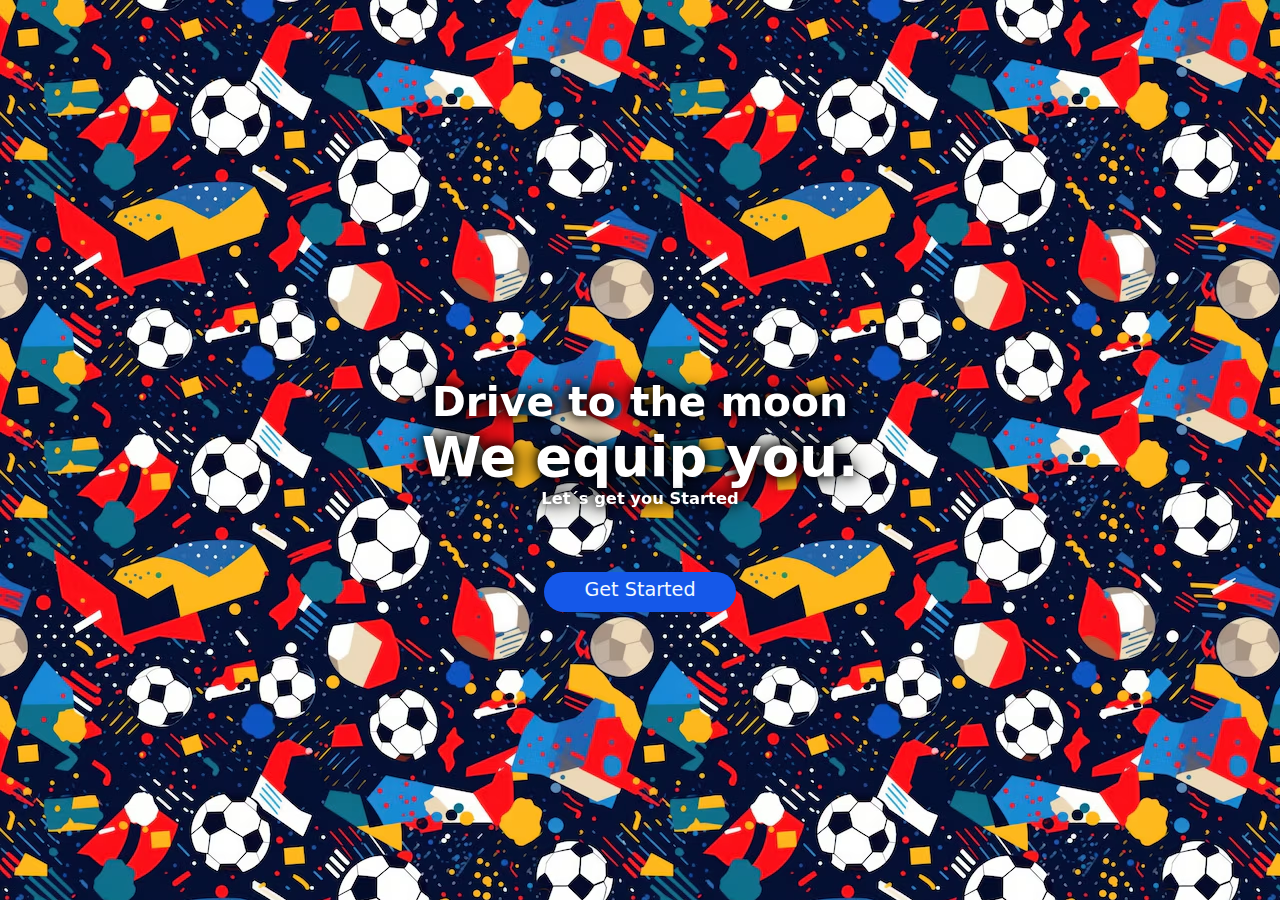
<file: index.html>
<!DOCTYPE html>
<html lang="es">

<head>
    <meta charset="UTF-8">
    <meta name="viewport" content="width=device-width, initial-scale=1.0">
    <link rel="stylesheet" href="./css/styles.css">
    <title>Ardiddas</title>
</head>

<body> 
    <main>
        <section class="parteArriba">
            <div class="frase">
                <h2>
                    Drive to the moon
                    </h2>
                <h1>We equip you.</h1>
                <h5> Let´s get you Started</h5>
            </div>
        </section>
        <section class="parteAbajo">
            <a href="./views/login.html" class="botonIniciar"> Get Started </a>
        </section>
    </main>
</body>

</html>
</file>
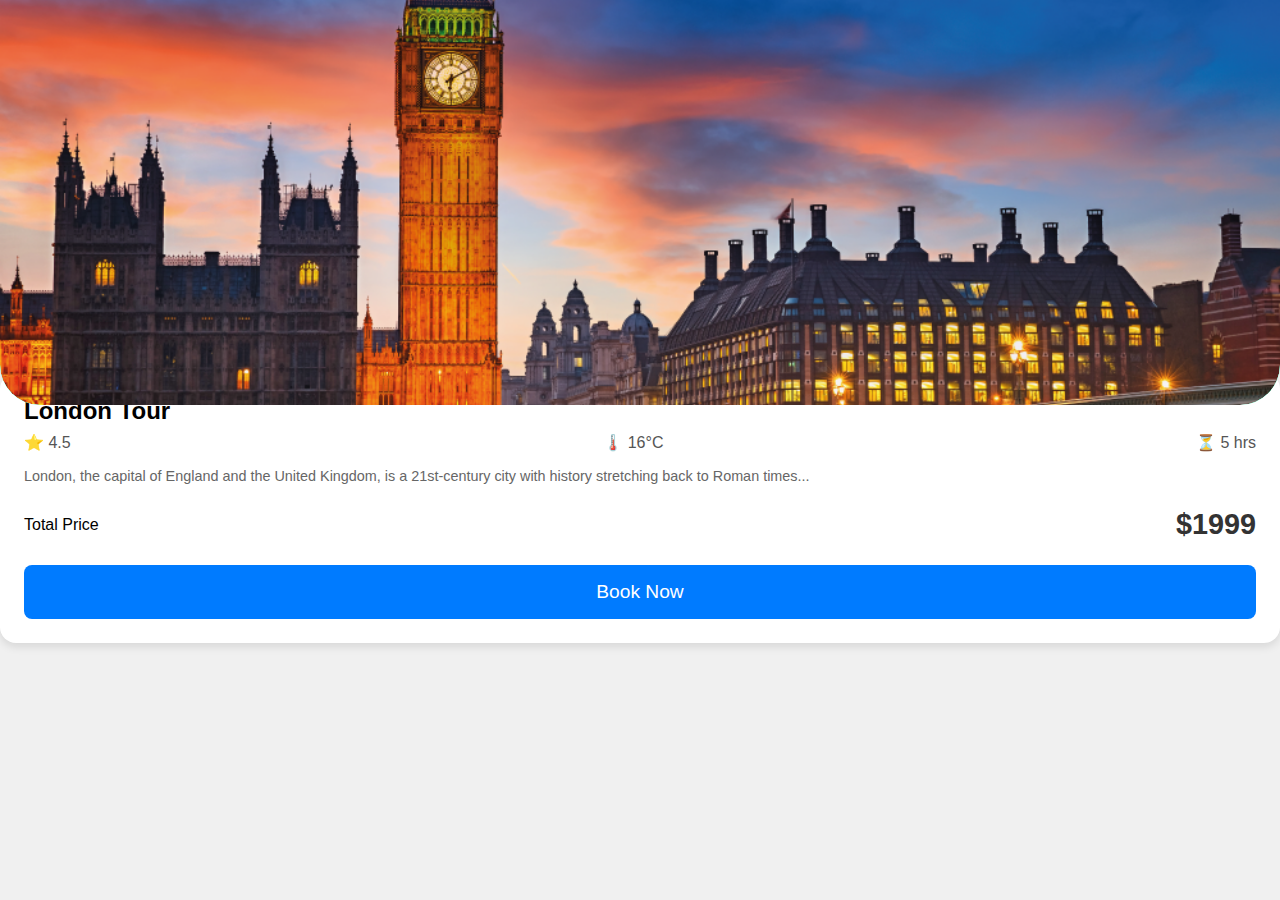
<file: views/infoLugar.html>
<!DOCTYPE html>
<html lang="es">
<head>
    <meta charset="UTF-8">
    <meta name="viewport" content="width=device-width, initial-scale=1.0">
    <link rel="stylesheet" href="../css/infoLugar.css">
    <link rel="stylesheet" href="../css/fawesome-all.css">
    <link rel="stylesheet" href="https://fonts.googleapis.com/css2?family=Material+Symbols+Outlined:opsz,wght,FILL,GRAD@24,400,0,0" />
    <title>Información</title>
</head>
<body>
    <header>
        <div class="botonAtras">
            <i class="fa-thin fa-circle-arrow-left"></i>
        </div>
        <div class="contenedorFavs">
            <article class="botonFavoritos"><i class="fa-solid fa-heart"></i></article>
        </div>
        <div class="imagen-header">
            <img src="../img/lugares/londres.jpg" alt="Imagen Tour Londres">
        </div>
    </header>

    <section class="contenido">
        <h2>London Tour</h2>
        <div class="rating">
            <span>⭐ 4.5</span>
            <span>🌡️ 16°C</span>
            <span>⏳ 5 hrs</span>
        </div>
        <p class="descripcion">
            London, the capital of England and the United Kingdom, is a 21st-century city with history stretching back to Roman times...
        </p>
        <div class="precio">
            <span>Total Price</span>
            <h3>$1999</h3>
        </div>
        <button class="boton-comprar">Book Now</button>
    </section>
</body>
</html>
</file>
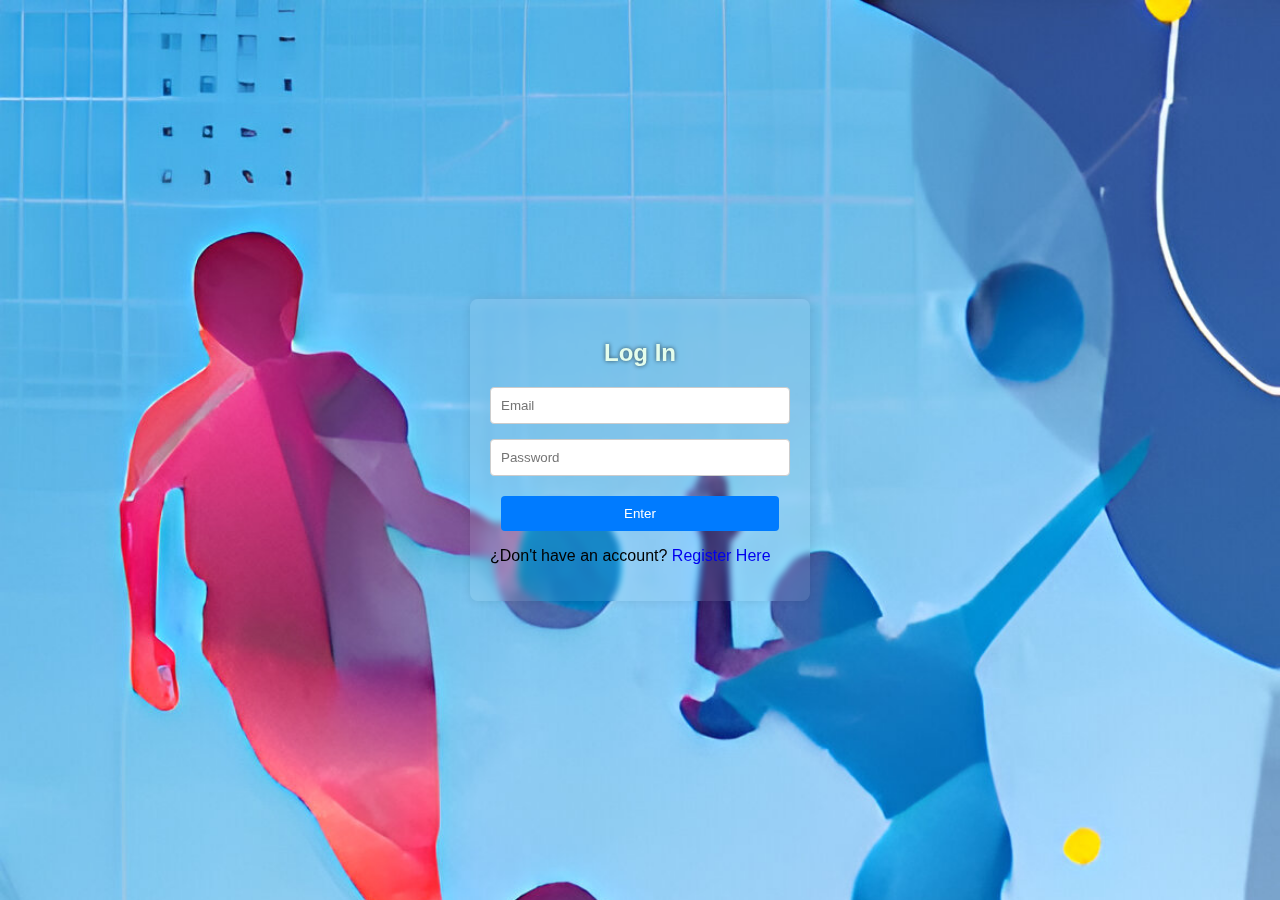
<file: views/login.html>
<!DOCTYPE html>
<html lang="es">
<head>
    <meta charset="UTF-8">
    <meta name="viewport" content="width=device-width, initial-scale=1.0">
    <title>Ardiddas</title>
    <link rel="stylesheet" href="../css/login.css">
</head>
<body>
    <div class="login-container">
        <h2> Log In</h2>
        <form id="loginForm">
            <div class="form-group">
                
                <input type="text" id="username" name="username" placeholder="Email" required>
            </div>
            <div class="form-group">
                
                <input type="password" id="password" name="password" placeholder="Password" required>
            </div>
            <button type="submit">Enter</button>
        </form>
        <p>
            ¿Don't have an account? <a href="register.html">Register Here</a></p>
    </div>
    <script src="../js/login.js"></script> 
</body>
</html>
</file>
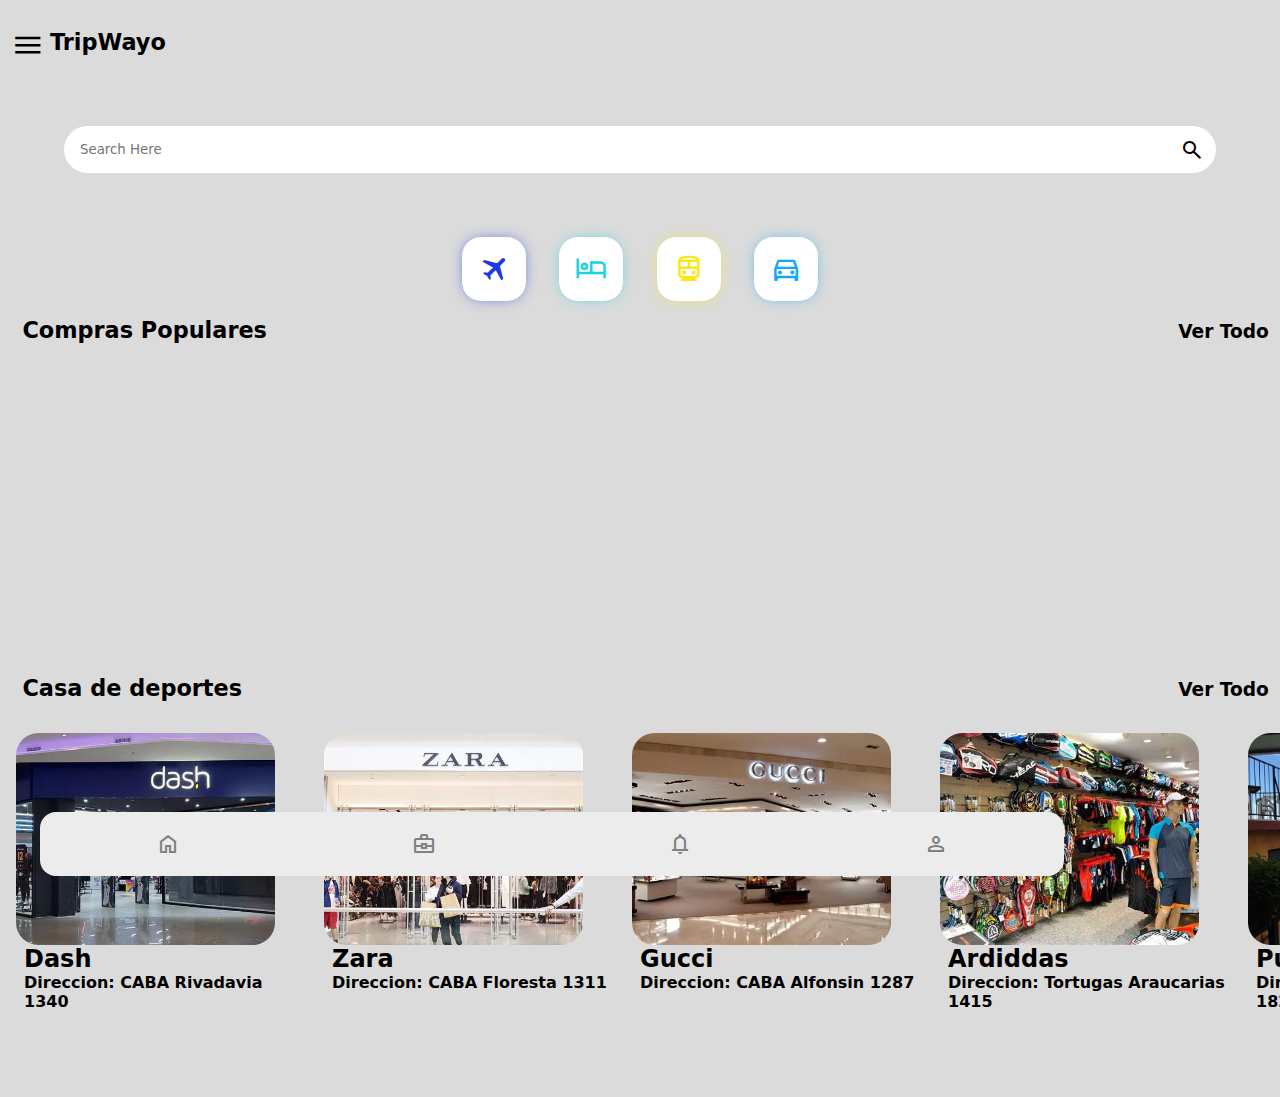
<file: views/paginaPrincipal.html>
<!DOCTYPE html>
<html lang="es">

<head>
    <meta charset="UTF-8">
    <meta name="viewport" content="width=device-width, initial-scale=1.0">
    <link rel="stylesheet" href="https://fonts.googleapis.com/css2?family=Material+Symbols+Outlined:opsz,wght,FILL,GRAD@24,400,0,0" />
    <link rel="stylesheet" href="../css/paginaPrincipal.css">
    <title>Ardiddas</title>
</head>

<body>
    <section class="partePrincipal">
        <div class="titulo">
            <span class="material-symbols-outlined marcar iconoSetting">menu</span> TripWayo
        </div>
        <div class="buscador">
            <input type="text" class="inputBuscar" id="searchInput" placeholder="Search Here">
            <span class="material-symbols-outlined iconoBuscar">search</span>
        </div>
        <div class="contenedorIconos">
            <article class="sombreado1"><span class="material-symbols-outlined color1">travel</span></article>
            <article class="sombreado2"><span class="material-symbols-outlined color2">hotel</span></article>
            <article class="sombreado3"><span class="material-symbols-outlined color3">directions_subway</span></article>
            <article class="sombreado4"><span class="material-symbols-outlined color4">directions_car</span></article>
        </div>

        <main class="contenedorCards" id="contenedorCards">
            <div class="tituloCards"> Compras Populares <h5>Ver Todo</h5></div>
            <div class="cards" id="cards"></div>

            <div class="contenedorCards">
                <div class="tituloCards"> Casa de deportes  <h5>Ver Todo</h5></div>
                <div class="cards" id="hoteles" style="margin-bottom: 2em;"></div>
            </div>
        </main>
    </section>

    <nav class="navIcons">
        <a href="../views/paginaPrincipal.html" class="iconosNav material-symbols-outlined">home</a>
        <a href="../views/negocios.html" class="iconosNav material-symbols-outlined">business_center</a>
        <a href="../views/notificaciones.html" class="iconosNav material-symbols-outlined">notifications</a>
        <a href="../views/perfil.html" class="iconosNav material-symbols-outlined">person</a>
    </nav>
    <script src="../js/leerLugares.js"></script>
    <script src="../js/leerHoteles.js"></script>
</body>

</html>
</file>
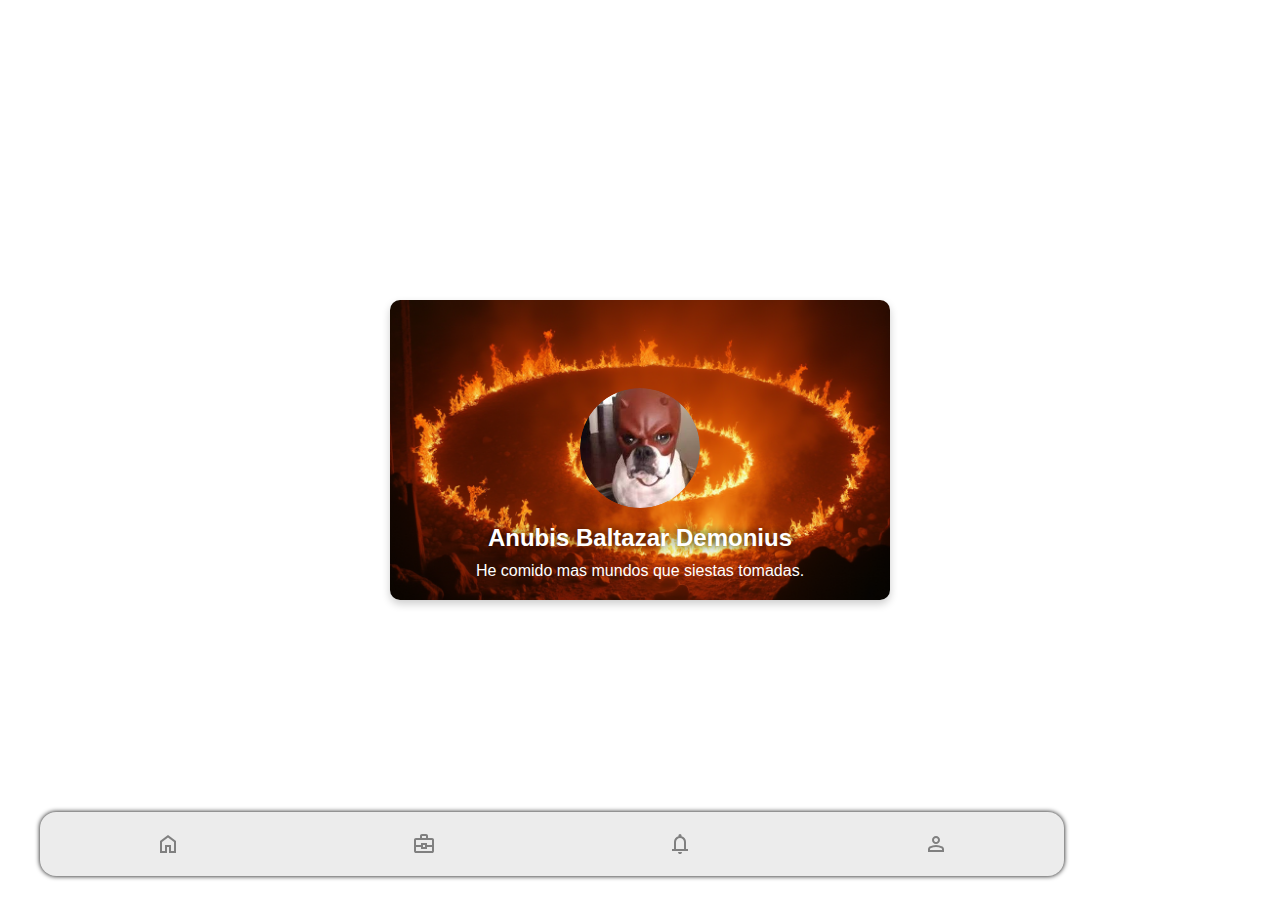
<file: views/perfil.html>
<!DOCTYPE html>
<html lang="es">
<head>
    <meta charset="UTF-8">
    <meta name="viewport" content="width=device-width, initial-scale=1.0">
    <title>Perfil de Usuario</title>
    <link rel="stylesheet" href="https://fonts.googleapis.com/css2?family=Material+Symbols+Outlined:opsz,wght,FILL,GRAD@24,400,0,0" />
    <link rel="stylesheet" href="../css/perfil.css">
</head>
<body>
    <div class="profile-container">
        <div class="background">
            <div class="profile-content">
                <div class="profile-picture">
                    <img src="../img/facha.jpg" alt="Foto de Perfil"> 
                </div>
                <div class="profile-info">
                    <h1>Anubis Baltazar Demonius</h1>
                    <p>He comido mas mundos que siestas tomadas.</p>
                </div>
            </div>
        </div>
    </div>
    <nav class="navIcons">
        <a href="../views/paginaPrincipal.html" class="iconosNav material-symbols-outlined">home</a>
        <a href="../views/negocios.html" class="iconosNav material-symbols-outlined">business_center</a>
        <a href="../views/notificaciones.html" class="iconosNav material-symbols-outlined">notifications</a>
        <a href="../views/perfil.html" class="iconosNav material-symbols-outlined">person</a>
    </nav>
</body>
</html>
</file>
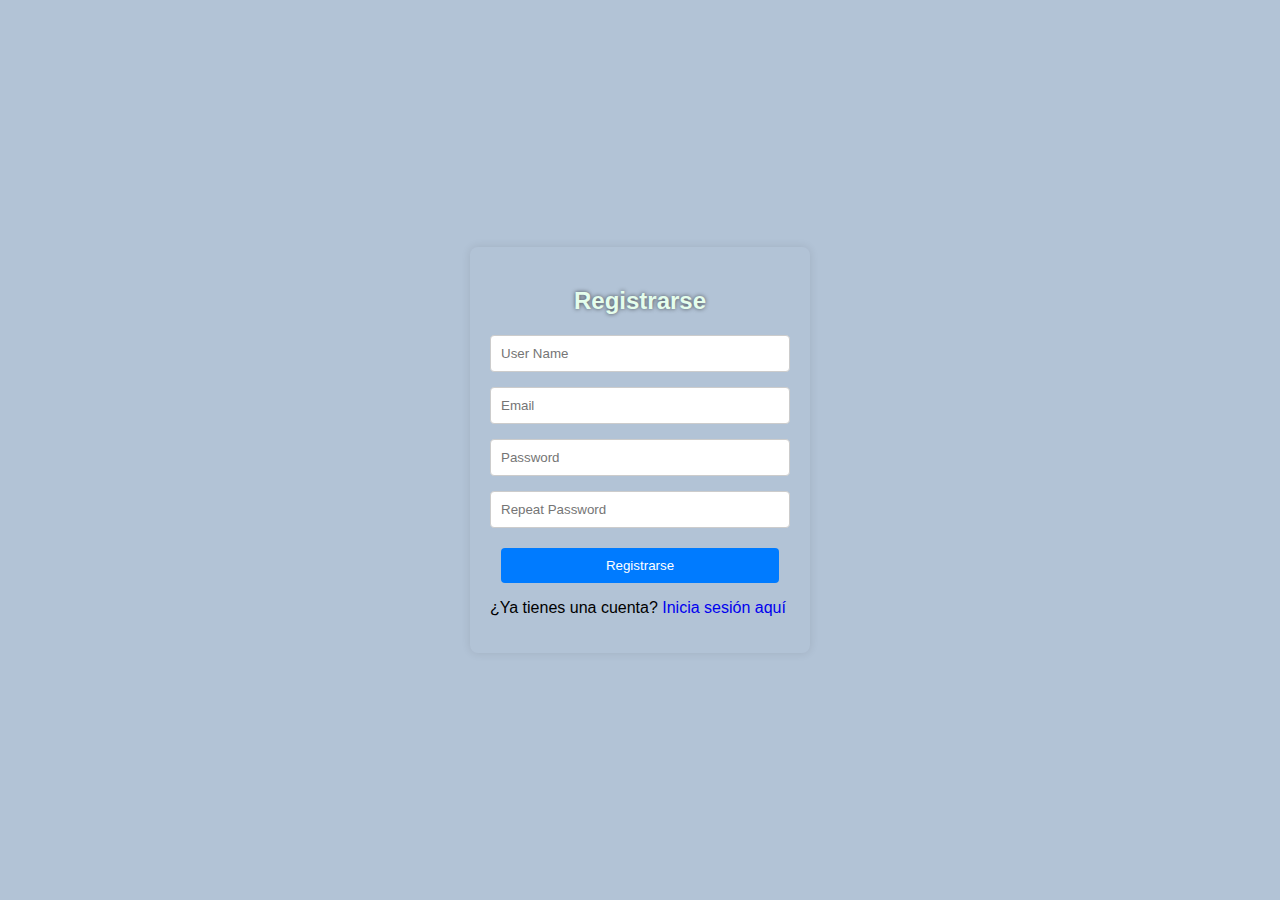
<file: views/register.html>
<!DOCTYPE html>
<html lang="es">
<head>
    <meta charset="UTF-8">
    <meta name="viewport" content="width=device-width, initial-scale=1.0">
    <title>Formulario de Registro</title>
    <link rel="stylesheet" href="../css/register.css">
</head>
<body>
    <div class="register-container">
        <h2>Registrarse</h2>
        <form action="/register" method="post">
            <div class="form-group">
                
                <input type="text" id="username" name="username" placeholder="User Name" required>
            </div>
            <div class="form-group">
                
                <input type="email" id="email" name="email" placeholder="Email" required>
            </div>
            <div class="form-group">
                
                <input type="password" id="password" name="password" placeholder="Password" required>
            </div>
            <div class="form-group">
                
                <input type="password" id="confirm-password" name="confirm-password" placeholder="Repeat Password">
            </div>
            <button type="submit">Registrarse</button>
        </form>
        <p>¿Ya tienes una cuenta? <a href="login.html">Inicia sesión aquí</a></p>
    </div>
</body>
</html>
</file>
<file: css/styles.css>
* {
    padding: 0;
    margin: 0;
    box-sizing: border-box;
    font-family: system-ui, -apple-system, BlinkMacSystemFont, 'Segoe UI', Roboto, Oxygen, Ubuntu, Cantarell, 'Open Sans', 'Helvetica Neue', sans-serif
}
html{
    font-size: 16px;
}
body {
    width: 100%;
    height: 100%;
    font-size: 16px;
    
}
a{
    text-decoration: none;
    color: aliceblue;
}
img{
    height: 100%;
    width: 100%;
   
   
}



main {
    background-image: url(../img/fondo_deporte.jpg);
    width: 100%;
    height: 100vh;
    object-fit: cover;
    object-position: center;
    

    section.parteArriba {
        height: 60%;
        width: 100%;
        
        display: flex;
        align-items: center;
        justify-content: end;
        flex-direction: column;
        padding-bottom: 2em;
        

        .frase {
            text-align: center;
            color: white;
            font-size: 1.7em;
            text-shadow: 0 0 10px black;
            filter: drop-shadow(0 0 10px black);
            h5{
                font-size: 0.6em;
            }
        }

    }

    section.parteAbajo {
        height: 40%;
        width: 100%;
        display: flex;
        flex-direction: column;
        color: white;
        align-items: center;
        padding-top: 2rem;
        
        .botonIniciar{
            font-size: 1.2em;
            width: 12rem;
            height: 2.5rem;
            display: flex;
            padding-top: 0.4rem;
            align-items: center;
            flex-direction: column;
            background-color: rgb(21, 88, 233);
            border-radius: 50px 50px 50px 50px;
            cursor: pointer;
        }
        .botonIniciar:hover{
            background-color: rgb(41, 96, 248);
        }
    }
}
</file>
<file: css/infoLugar.css>
* {
    padding: 0;
    margin: 0;
    box-sizing: border-box;
    font-family: 'Segoe UI', Roboto, Oxygen, Ubuntu, 'Open Sans', sans-serif;
}

body {
    width: 100%;
    height: 100vh;
    background-color: #f0f0f0;
}

header {
    width: 100%;
    height: 45vh; /* Ajusta la altura según tus necesidades */
    background-color: aquamarine;
    border-radius: 0 0 2.5rem 2.5rem;
    position: relative;
    overflow: hidden;
}

.imagen-header {
    width: 100%;
    height: 100%; /* Ocupa todo el espacio disponible */
    position: relative;
    border-radius: 0 0 2.5rem 2.5rem;
    overflow: hidden; /* Asegura que los bordes redondeados corten la imagen */
}

.imagen-header img {
    width: 100%;
    height: 100%;
    object-fit: cover; /* Mantiene la proporción de la imagen y la ajusta al contenedor */
    border-radius: 0 0 2.5rem 2.5rem;
}

.botonAtras {
    position: absolute;
    top: 1rem;
    left: 1rem;
    width: 3rem;
    height: 3rem;
    display: flex;
    justify-content: center;
    align-items: center;
    font-size: 1.6em;
    border-radius: 50%;
    background-color: rgba(255, 255, 255, 0.7);
    color: black;
}

.contenedorFavs {
    position: absolute;
    width: 4rem;
    height: 4rem;
    background-color: white;
    display: flex;
    justify-content: center;
    align-items: center;
    border-radius: 50%;
    bottom: -1.4rem;
    right: 2rem;
    box-shadow: 0 53px 188px 33px rgba(0, 0, 0, 0.1);
}

.botonFavoritos {
    color: grey;
    font-size: 2em;
}

.colorFavs {
    color: red;
}

section.contenido {
    padding: 1.5rem;
    background-color: white;
    margin-top: -2rem;
    border-radius: 1rem;
    box-shadow: 0 4px 8px rgba(0, 0, 0, 0.1);
}

h2 {
    font-size: 1.5rem;
    margin-bottom: 0.5rem;
}

.rating {
    display: flex;
    justify-content: space-between;
    font-size: 1rem;
    color: #555;
    margin-bottom: 1rem;
}

.descripcion {
    font-size: 0.9rem;
    color: #666;
    margin-bottom: 1.5rem;
}

.precio {
    display: flex;
    justify-content: space-between;
    align-items: center;
    margin-bottom: 1.5rem;
}

.precio h3 {
    color: #333;
    font-size: 1.8rem;
}

.boton-comprar {
    width: 100%;
    padding: 1rem;
    background-color: #007bff;
    color: white;
    border: none;
    border-radius: 0.5rem;
    font-size: 1.2rem;
    cursor: pointer;
    transition: background-color 0.3s ease;
}

.boton-comprar:hover {
    background-color: #0056b3;
}
</file>
<file: css/login.css>
body {
    font-family: Arial, sans-serif;
    display: flex;
    flex-direction: column;
    justify-content: center;
    align-items: center;
    height: 100vh;
    margin: 0;
    background-image: url(../img/fondo_login_deporte.jpeg);
    background-repeat: no-repeat;
    background-size: cover;

}
img {
    height: 100%;
    width: 100%;
    object-fit: cover;
    object-position: center;
    border-radius: 1.4rem;
}
.login-container {
   
padding: 20px;
   
border-radius: 8px;
   
box-shadow: 0 0 10px rgba(0, 0, 0, 0.1);
   
width: 300px;
   
backdrop-filter: blur(3px);
   
background-color: rgb(255 255 255 / 9%);
}

h2 {
    margin-bottom: 20px;
    text-align: center;
    color: #e4fdec;
    text-shadow: 0 0 4px #000000a1;
}

.form-group {
    margin-bottom: 15px;
}

label {
    display: block;
    margin-bottom: 5px;
}

input[type="text"], input[type="password"] {
    width: calc(100% - 22px); 
    padding: 10px;
    border: 1px solid #ccc;
    border-radius: 4px;
    display: block; 
    margin: 0 auto; 
}

button {
    width: calc(100% - 22px);
    padding: 10px;
    background-color: #007bff;
    color: #fff;
    border: none;
    border-radius: 4px;
    cursor: pointer;
    display: block; 
    margin: 20px auto 0; 
}

button:hover {
    background-color: #0056b3;
}
a{
    text-decoration: none;
    cursor: pointer;
}
</file>
<file: css/paginaPrincipal.css>
* {
    padding: 0;
    margin: 0;
    box-sizing: border-box;
    font-family: system-ui, -apple-system, BlinkMacSystemFont, 'Segoe UI', Roboto, Oxygen, Ubuntu, Cantarell, 'Open Sans', 'Helvetica Neue', sans-serif;
}

body {
    width: 100%;
    height: 100vh;
    background-color: rgb(219, 219, 219);
    display: flex;
    flex-direction: column;
    position: relative;
}

.marcar {
    cursor: pointer;
}

a{
    text-decoration: none;
}
img {
    height: 100%;
    width: 100%;
    object-fit: cover;
    object-position: center;
    border-radius: 1.4rem;
}

.iconoSetting {
    font-size: 1.5em;
}

section.partePrincipal {


    width: 100%;
    height: 100%;
    display: flex;
    flex-direction: column;

    .titulo {
        padding-top: 1.8rem;
        display: flex;
        gap: 0.3rem;
        margin-left: 0.7rem;
        font-size: 1.4em;
        font-weight: 700;
    }

    .buscador {
        justify-content: space-between;
        margin: 5%;
        height: 3rem;
        display: flex;

        .inputBuscar {
            padding: 1rem;
            border-radius: 2.5rem 0 0 2.5rem;
            border: none;

            width: calc(100% - 3rem);
            outline: none;
        }

        .iconoBuscar {
            border-radius: 0 2.5rem 2.5rem 0;
            display: grid;
            place-items: center;
            width: 3rem;
            background-color: white;
            cursor: pointer;
        }
    }

    .contenedorIconos {

        display: flex;
        flex-direction: row;
        justify-content: center;
        gap: 2.1rem;
        padding-bottom: 1rem;

        article {
            width: 4rem;
            height: 4rem;
            background-color: white;
            display: flex;
            justify-content: center;
            align-items: center;
            border-radius: 1.2rem;
            cursor: pointer;



        }

    }

    .contenedorCards {
        width: 100%;
      
        
    
        

        .tituloCards {
            display: flex;
            justify-content: space-between;
            margin-left: 1.4rem;
            font-size: 1.4em;
            font-weight: 700;
            padding-bottom: 2rem;

            h5 {
                padding-top: 0.2rem;
                margin-right: 0.7rem;
                cursor: pointer;
            }
        }

        .cards {
            display: flex;
            overflow-x: scroll;
            scrollbar-width: none;
            width: 100%;
            height: 300px;
            gap: 20px;
            /* padding: 1rem; */
            .card:first-child{
                margin-left: 1em;
            }
            .card:last-child{
                margin-right: 1em;
            }
            .card {

                width: 40%;
                height: 88%;
                flex: 0 0 18rem;

                .fotoCard {
                    width: 90%;
                    height: 80%;

                    border-radius: 2rem;
                }

                .descCard {
                    width: 100%;
                    height: 20%;

                    display: flex;
                    flex-direction: column;
                    padding-left: 0.5rem;
                }
            }
        }
    }
}

nav {
    
    width: 80%;
    height: 4rem;
    background-color: rgb(236, 236, 236);
    display: flex;
    position: fixed;
    align-items: center;
    left: 2.5rem;
    bottom: 1.5rem;
    justify-content: space-around;
    border-radius: 1rem;

    .iconosNav {
        background-color: rgb(236, 236, 236);
        color: grey;
        width: 3rem;
        height: 3rem;
        display: flex;
        justify-content: center;
        align-items: center;



    }
}

a{
    text-decoration: none;
}
.color1 {
    color: var(--color-icono1);
    font-size: 2em;
}

.color2 {
    color: var(--color-icono2);
    font-size: 2em;
}

.color3 {
    color: var(--color-icono3);
    font-size: 2em;
}

.color4 {
    color: var(--color-icono4);
    font-size: 2em;

}

.sombreado1 {
    box-shadow: 0 0 15px -5px var(--color-icono1);
}

.sombreado2 {
    box-shadow: 0 0 15px -5px var(--color-icono2);
}

.sombreado3 {
    box-shadow: 0 0 15px -5px var(--color-icono3);
}

.sombreado4 {
    box-shadow: 0 0 15px -5px var(--color-icono4);
}

:root {
    --color-icono1: #1d3adf;
    --color-icono2: #1dd2df;
    --color-icono3: #fde617;
    --color-icono4: #13a8ff;
}
.sombra{
    box-shadow: 0 53px 188px 33px rgba(0, 0, 0, 0.273);
}



main{
   padding-bottom: 2rem;
}
@media (orientation=landscape) {
    .cards {


        overflow-x: scroll;
        scrollbar-width: thin !important;

        .card {
            .fotoCard:hover {
                transition: ease-in-out 700ms;
                transform: scale(1.03);
            }
        }
    }

    .contenedorIconos {


        article:hover {

            transition: ease-in-out 500ms;
            transform: scale(1.1);

        }

    }

    nav {

        .iconosNav:hover {

            cursor: pointer;
            color: blue;


        }
    }
}
</file>
<file: css/perfil.css>
body {
    margin: 0;
    padding: 0;
    font-family: Arial, sans-serif;
    
    display: flex;
    justify-content: center;
    align-items: center;
    height: 100vh;
}

.profile-container {
    position: relative;
    width: 90%;
    max-width: 500px;
    background-color: #fff;
    border-radius: 10px;
    overflow: hidden; 
    box-shadow: 0 4px 8px rgba(0, 0, 0, 0.2);
}

.background {
    position: relative;
    height: 300px; 
    background: url('../img/infierno.png') no-repeat center center; 
    background-size: cover;
}

.profile-content {
    position: absolute;
    bottom: 0;
    left: 0;
    right: 0;
    padding: 20px;
    text-align: center;
    
}

.profile-picture {
    position: relative;
    margin-bottom: 20px;
    border-radius: 50%;
    overflow: hidden;
    width: 120px;
    height: 120px;
    margin: 0 auto;
}

.profile-picture img {
    width: 100%;
    height: 100%;
    object-fit: cover;
    border-radius: 50%;
    
}

.profile-info h1 {
    margin: 0;
    font-size: 24px;
    color: #ffffff;
    text-shadow: 0 0 10px black;
    margin-top: 1rem;
}

.profile-info p {
    margin: 10px 0 0;
    font-size: 16px;
    color: #ffffff;
}
a{
    text-decoration: none;
}
nav {
    
    width: 80%;
    height: 4rem;
    background-color: rgb(236, 236, 236);
    display: flex;
    position: fixed;
    align-items: center;
    left: 2.5rem;
    bottom: 1.5rem;
    justify-content: space-around;
    border-radius: 1rem;
    box-shadow: 0 0 5px black;

    .iconosNav {
        background-color: rgb(236, 236, 236);
        color: grey;
        width: 3rem;
        height: 3rem;
        display: flex;
        justify-content: center;
        align-items: center;



    }
}
</file>
<file: css/register.css>
body {
    font-family: Arial, sans-serif;
    display: flex;
    flex-direction: column;
    justify-content: center;
    align-items: center;
    height: 100vh;
    margin: 0;
    background-color: #6386ad7e;
    /* background-image: url(../img/fondo_deporte.jpg);
    background-repeat: no-repeat;
    background-size: cover; */
}
a{
    text-decoration: none;
    cursor: pointer;
}
.register-container {
    
    padding: 20px;
    border-radius: 8px;
    box-shadow: 0 0 10px rgba(0, 0, 0, 0.1);
    width: 300px;
}

h2 {
    margin-bottom: 20px;
    text-align: center;
    color: #e4fdec;
    text-shadow: 0 0 4px #000000a1;
}

.form-group {
    margin-bottom: 15px;
}

label {
    display: block;
    margin-bottom: 5px;
}

input[type="text"], input[type="password"], input[type="email"] {
    width: calc(100% - 22px);
    padding: 10px;
    border: 1px solid #ccc;
    border-radius: 4px;
    display: block; 
    margin: 0 auto; 
}

button {
    width: calc(100% - 22px); 
    padding: 10px;
    background-color: #007bff;
    color: #fff;
    border: none;
    border-radius: 4px;
    cursor: pointer;
    display: block; 
    margin: 20px auto 0; 
}

button:hover {
    background-color: #0056b3;
}
</file>
